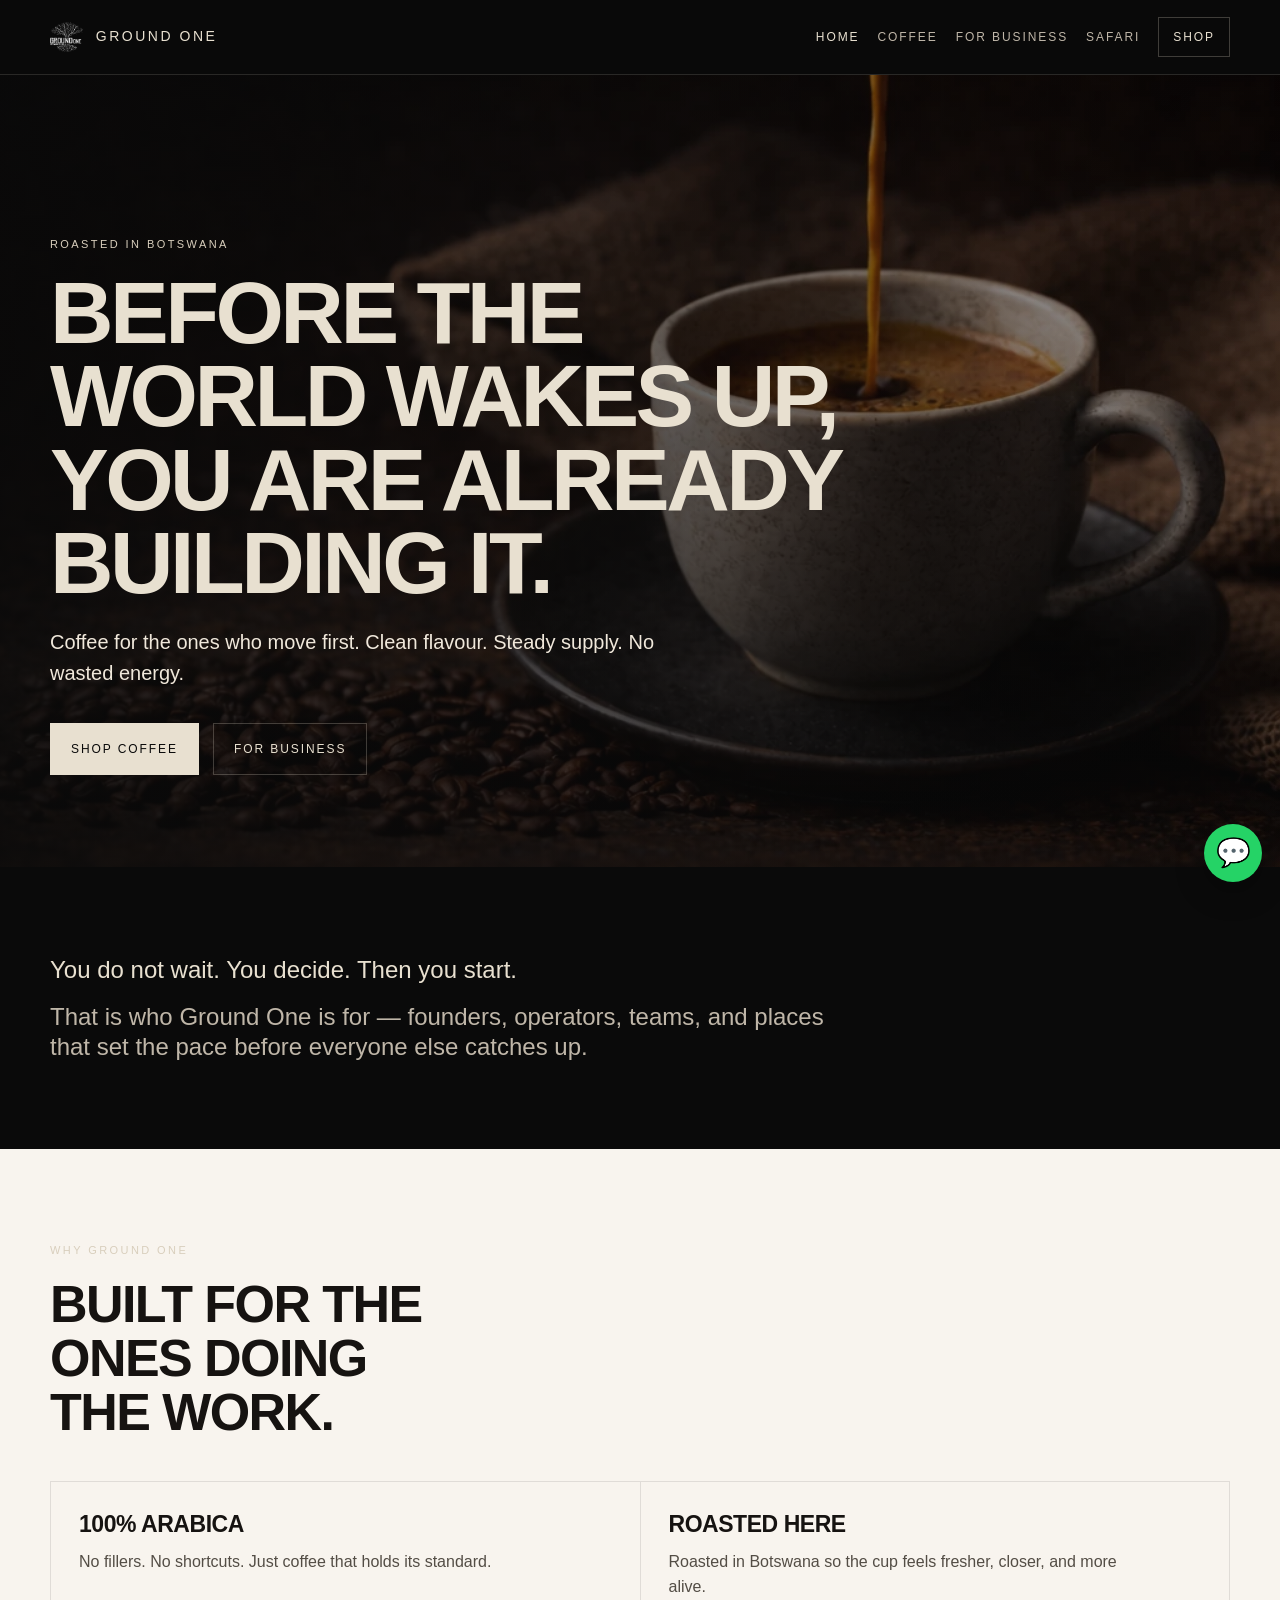
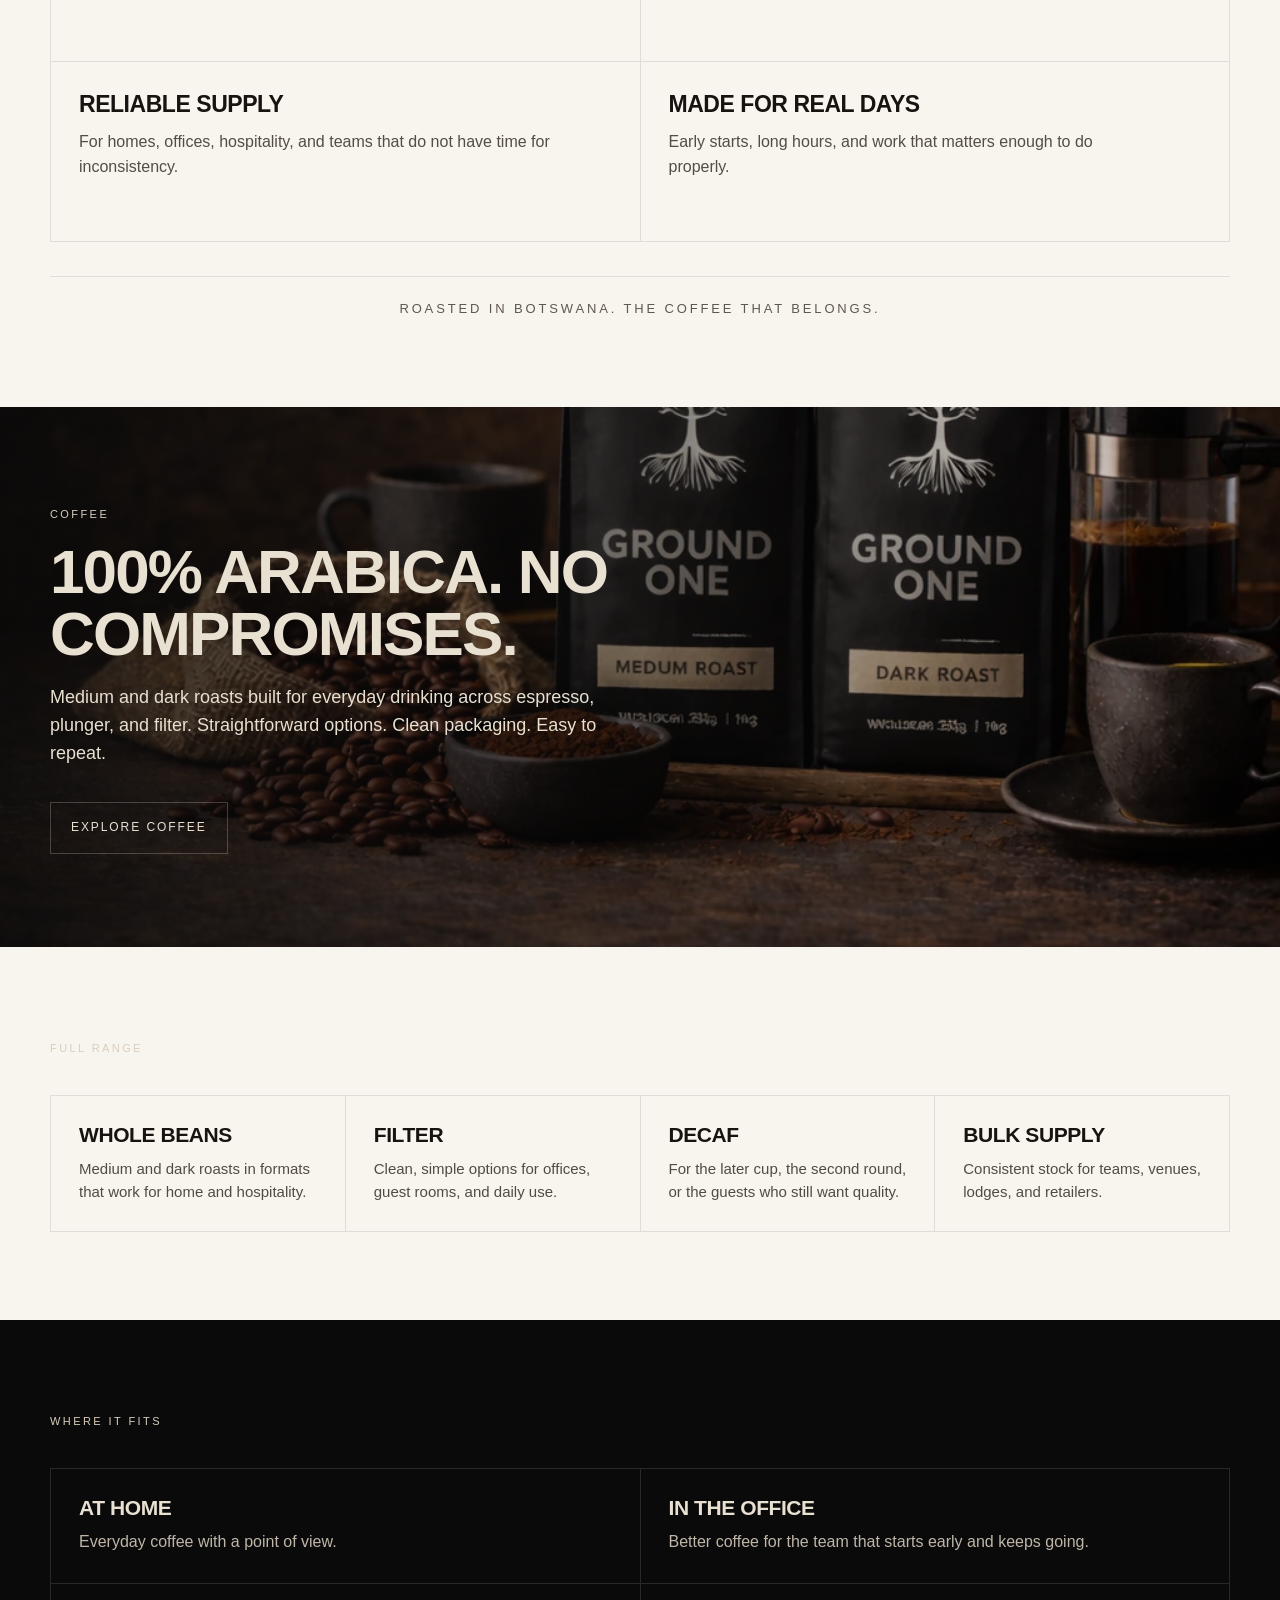
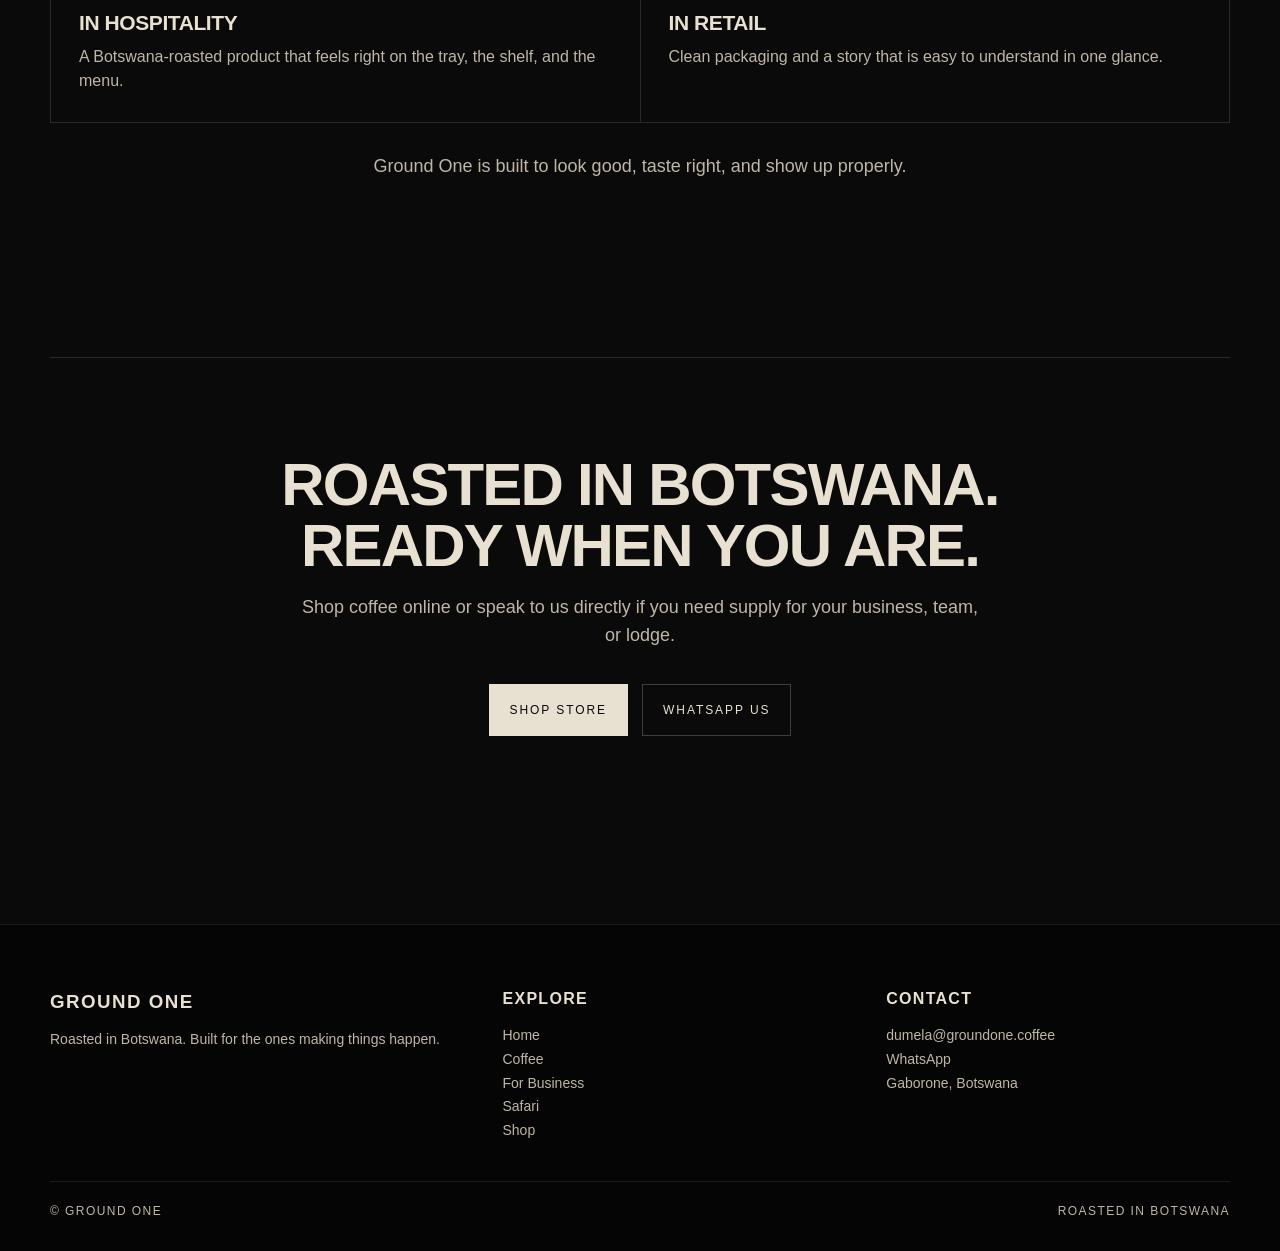
<file: index.html>
<!DOCTYPE html>
<html lang="en">
<head>
  <meta charset="UTF-8" />
  <meta name="viewport" content="width=device-width, initial-scale=1.0" />
  <title>Ground One | Roasted in Botswana</title>
  <meta name="description" content="Ground One. Roasted in Botswana. Built for the ones who move first." />
  <link rel="stylesheet" href="styles.css" />
</head>
<body>
  <header class="site-header">
    <div class="container nav-wrap">
      <a class="brand" href="index.html"><img src="GroundOne_Logo_White_small.png" alt="Ground One logo" /><span>Ground One</span></a>
      <nav class="nav" aria-label="Primary navigation">
        <a class="active" href="index.html">Home</a>
        <a href="coffee.html">Coffee</a>
        <a href="business.html">For Business</a>
        <a href="safari.html">Safari</a>
        <a class="nav-cta" href="https://shop.groundone.coffee" target="_blank" rel="noopener">Shop</a>
      </nav>
    </div>
  </header>

  <section class="hero" style="background-image:linear-gradient(90deg,rgba(10,10,10,.82) 0%,rgba(10,10,10,.52) 45%,rgba(10,10,10,.18) 100%),linear-gradient(180deg,rgba(10,10,10,.15) 0%,rgba(10,10,10,.55) 100%),url('groundone-hero-split.webp')">
    <div class="hero-inner">
      <span class="eyebrow">Roasted in Botswana</span>
      <h1>Before the world wakes up, you are already building it.</h1>
      <p class="hero-copy">Coffee for the ones who move first. Clean flavour. Steady supply. No wasted energy.</p>
      <div class="hero-actions">
        <a class="btn btn-primary" href="https://shop.groundone.coffee/collections/coffee" target="_blank" rel="noopener">Shop Coffee</a>
        <a class="btn btn-secondary" href="business.html">For Business</a>
      </div>
    </div>
  </section>

  <section class="section section-dark">
    <div class="container statement">
      <p>You do not wait. You decide. Then you start.</p>
      <p>That is who Ground One is for — founders, operators, teams, and places that set the pace before everyone else catches up.</p>
    </div>
  </section>

  <section class="section section-light">
    <div class="container">
      <span class="eyebrow">Why Ground One</span>
      <h2 class="lede">Built for the ones doing the work.</h2>
      <div class="grid-2">
        <div class="value"><h3>100% Arabica</h3><p>No fillers. No shortcuts. Just coffee that holds its standard.</p></div>
        <div class="value"><h3>Roasted here</h3><p>Roasted in Botswana so the cup feels fresher, closer, and more alive.</p></div>
        <div class="value"><h3>Reliable supply</h3><p>For homes, offices, hospitality, and teams that do not have time for inconsistency.</p></div>
        <div class="value"><h3>Made for real days</h3><p>Early starts, long hours, and work that matters enough to do properly.</p></div>
      </div>
      <div class="brand-line">Roasted in Botswana. The coffee that belongs.</div>
    </div>
  </section>

  <section class="split-band" style="background-image:linear-gradient(90deg,rgba(10,10,10,.84) 0%,rgba(10,10,10,.54) 44%,rgba(10,10,10,.12) 100%),url('groundone-product-split.webp')">
    <div class="content">
      <span class="eyebrow">Coffee</span>
      <h2>100% Arabica. No compromises.</h2>
      <p>Medium and dark roasts built for everyday drinking across espresso, plunger, and filter. Straightforward options. Clean packaging. Easy to repeat.</p>
      <div class="hero-actions">
        <a class="btn btn-secondary" href="coffee.html">Explore Coffee</a>
      </div>
    </div>
  </section>

  <section class="section section-light">
    <div class="container">
      <span class="eyebrow">Full Range</span>
      <div class="range-grid">
        <div class="range-item"><h4>Whole Beans</h4><p>Medium and dark roasts in formats that work for home and hospitality.</p></div>
        <div class="range-item"><h4>Filter</h4><p>Clean, simple options for offices, guest rooms, and daily use.</p></div>
        <div class="range-item"><h4>Decaf</h4><p>For the later cup, the second round, or the guests who still want quality.</p></div>
        <div class="range-item"><h4>Bulk Supply</h4><p>Consistent stock for teams, venues, lodges, and retailers.</p></div>
      </div>
    </div>
  </section>

  <section class="section section-dark">
    <div class="container">
      <span class="eyebrow">Where It Fits</span>
      <div class="dark-grid">
        <div class="dark-card"><h3>At home</h3><p>Everyday coffee with a point of view.</p></div>
        <div class="dark-card"><h3>In the office</h3><p>Better coffee for the team that starts early and keeps going.</p></div>
        <div class="dark-card"><h3>In hospitality</h3><p>A Botswana-roasted product that feels right on the tray, the shelf, and the menu.</p></div>
        <div class="dark-card"><h3>In retail</h3><p>Clean packaging and a story that is easy to understand in one glance.</p></div>
      </div>
      <div class="trust"><p>Ground One is built to look good, taste right, and show up properly.</p></div>
    </div>
  </section>

  <section class="section section-dark">
    <div class="container cta">
      <h2>Roasted in Botswana. Ready when you are.</h2>
      <p>Shop coffee online or speak to us directly if you need supply for your business, team, or lodge.</p>
      <div class="hero-actions" style="justify-content:center;">
        <a class="btn btn-primary" href="https://shop.groundone.coffee" target="_blank" rel="noopener">Shop Store</a>
        <a class="btn btn-secondary" href="https://wa.me/26776188014" target="_blank" rel="noopener">WhatsApp Us</a>
      </div>
    </div>
  </section>

  <footer class="footer-pro">
    <div class="container">
      <div class="footer-grid">
        <div>
          <h3>Ground One</h3>
          <p>Roasted in Botswana. Built for the ones making things happen.</p>
        </div>
        <div class="footer-nav">
          <h4>Explore</h4>
          <a href="index.html">Home</a>
          <a href="coffee.html">Coffee</a>
          <a href="business.html">For Business</a>
          <a href="safari.html">Safari</a>
          <a href="https://shop.groundone.coffee" target="_blank" rel="noopener">Shop</a>
        </div>
        <div>
          <h4>Contact</h4>
          <p><a href="mailto:dumela@groundone.coffee">dumela@groundone.coffee</a></p>
          <p><a href="https://wa.me/26776188014" target="_blank" rel="noopener">WhatsApp</a></p>
          <p>Gaborone, Botswana</p>
        </div>
      </div>
      <div class="footer-bottom"><div>© Ground One</div><div>Roasted in Botswana</div></div>
    </div>
  </footer>

  <a class="whatsapp-float" href="https://wa.me/26776188014" target="_blank" rel="noopener" aria-label="WhatsApp Ground One">💬</a>
</body>
</html>
</file>
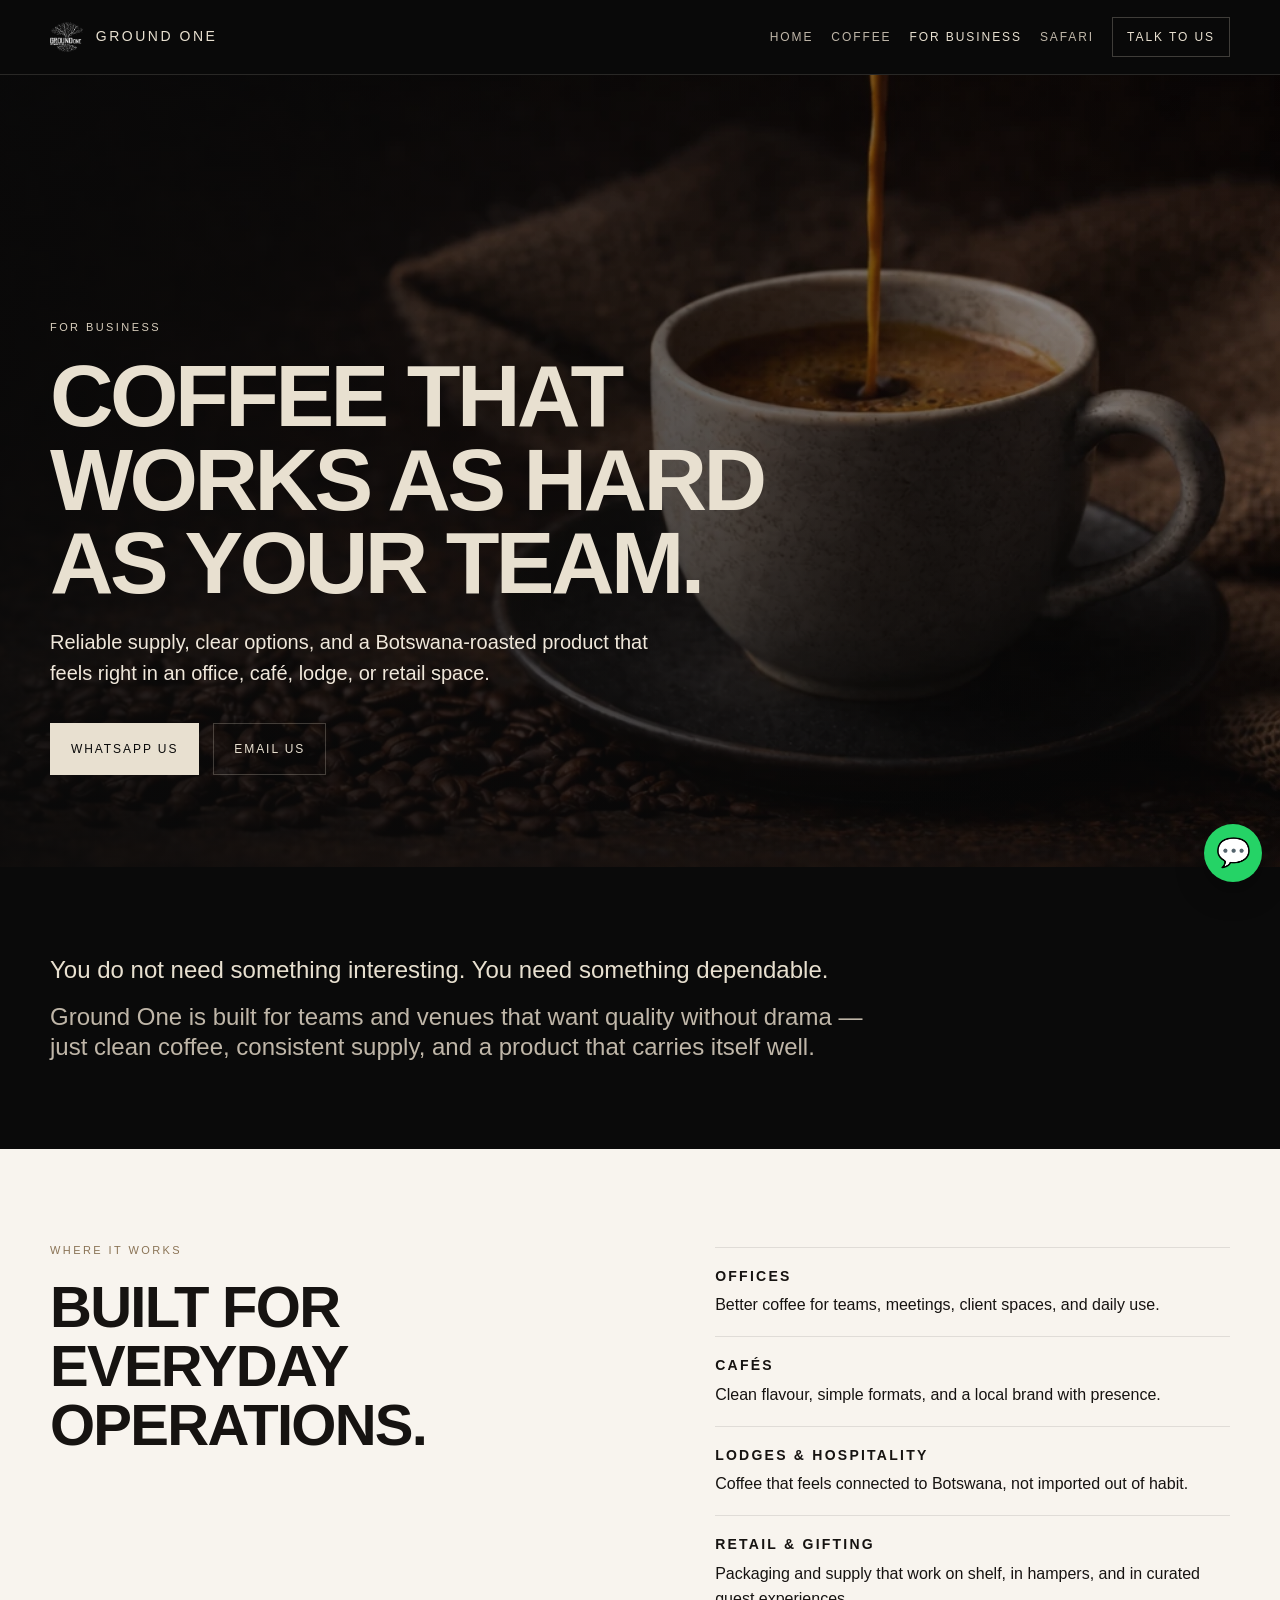
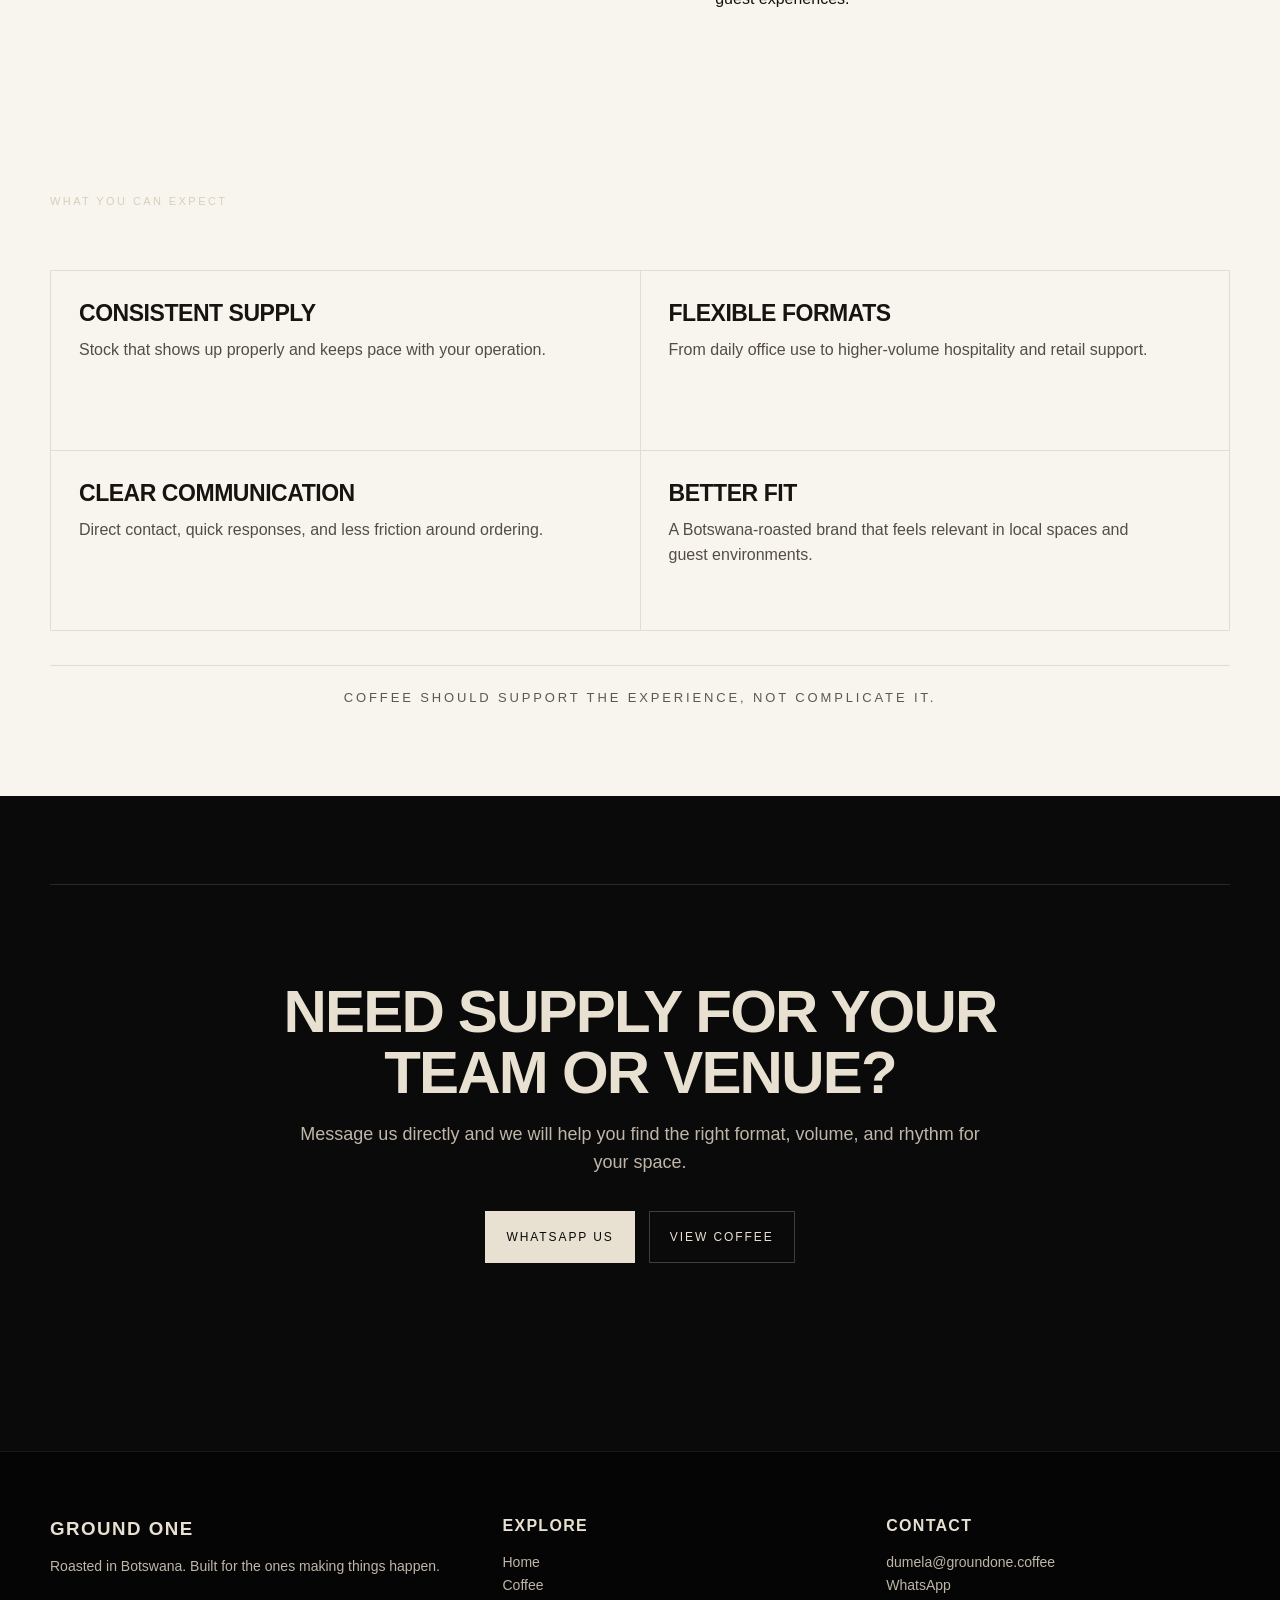
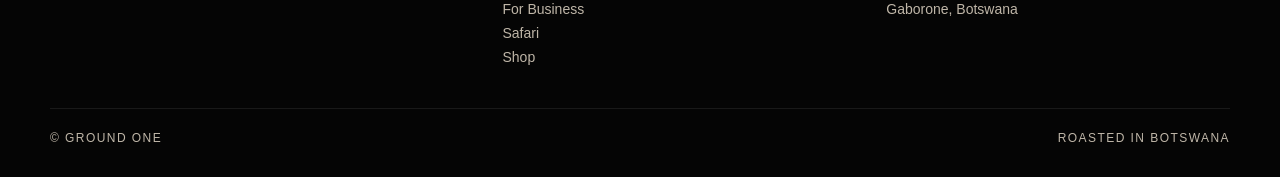
<file: business.html>
<!DOCTYPE html>
<html lang="en">
<head>
  <meta charset="UTF-8" />
  <meta name="viewport" content="width=device-width, initial-scale=1.0" />
  <title>Ground One | For Business</title>
  <meta name="description" content="Ground One for business. Reliable coffee supply for offices, hospitality, retail, and gifting." />
  <link rel="stylesheet" href="styles.css" />
</head>
<body>
  <header class="site-header">
    <div class="container nav-wrap">
      <a class="brand" href="index.html"><img src="GroundOne_Logo_White_small.png" alt="Ground One logo" /><span>Ground One</span></a>
      <nav class="nav" aria-label="Primary navigation">
        <a href="index.html">Home</a>
        <a href="coffee.html">Coffee</a>
        <a class="active" href="business.html">For Business</a>
        <a href="safari.html">Safari</a>
        <a class="nav-cta" href="https://wa.me/26776188014" target="_blank" rel="noopener">Talk to Us</a>
      </nav>
    </div>
  </header>

  <section class="hero" style="background-image:linear-gradient(90deg,rgba(10,10,10,.82) 0%,rgba(10,10,10,.52) 45%,rgba(10,10,10,.18) 100%),linear-gradient(180deg,rgba(10,10,10,.15) 0%,rgba(10,10,10,.55) 100%),url('groundone-hero-split.webp')">
    <div class="hero-inner">
      <span class="eyebrow">For Business</span>
      <h1>Coffee that works as hard as your team.</h1>
      <p class="hero-copy">Reliable supply, clear options, and a Botswana-roasted product that feels right in an office, café, lodge, or retail space.</p>
      <div class="hero-actions">
        <a class="btn btn-primary" href="https://wa.me/26776188014" target="_blank" rel="noopener">WhatsApp Us</a>
        <a class="btn btn-secondary" href="mailto:dumela@groundone.coffee">Email Us</a>
      </div>
    </div>
  </section>

  <section class="section section-dark">
    <div class="container statement">
      <p>You do not need something interesting. You need something dependable.</p>
      <p>Ground One is built for teams and venues that want quality without drama — just clean coffee, consistent supply, and a product that carries itself well.</p>
    </div>
  </section>

  <section class="pro-section">
    <div class="container pro-grid">
      <div>
        <span class="eyebrow" style="color:#8a7355;">Where it works</span>
        <h2>Built for everyday operations.</h2>
      </div>
      <div>
        <div class="list">
          <div class="list-item"><strong>Offices</strong><span>Better coffee for teams, meetings, client spaces, and daily use.</span></div>
          <div class="list-item"><strong>Cafés</strong><span>Clean flavour, simple formats, and a local brand with presence.</span></div>
          <div class="list-item"><strong>Lodges & Hospitality</strong><span>Coffee that feels connected to Botswana, not imported out of habit.</span></div>
          <div class="list-item"><strong>Retail & Gifting</strong><span>Packaging and supply that work on shelf, in hampers, and in curated guest experiences.</span></div>
        </div>
      </div>
    </div>
  </section>

  <section class="section section-light">
    <div class="container">
      <span class="eyebrow">What you can expect</span>
      <div class="grid-2">
        <div class="value"><h3>Consistent supply</h3><p>Stock that shows up properly and keeps pace with your operation.</p></div>
        <div class="value"><h3>Flexible formats</h3><p>From daily office use to higher-volume hospitality and retail support.</p></div>
        <div class="value"><h3>Clear communication</h3><p>Direct contact, quick responses, and less friction around ordering.</p></div>
        <div class="value"><h3>Better fit</h3><p>A Botswana-roasted brand that feels relevant in local spaces and guest environments.</p></div>
      </div>
      <div class="brand-line">Coffee should support the experience, not complicate it.</div>
    </div>
  </section>

  <section class="section section-dark">
    <div class="container cta">
      <h2>Need supply for your team or venue?</h2>
      <p>Message us directly and we will help you find the right format, volume, and rhythm for your space.</p>
      <div class="hero-actions" style="justify-content:center;">
        <a class="btn btn-primary" href="https://wa.me/26776188014" target="_blank" rel="noopener">WhatsApp Us</a>
        <a class="btn btn-secondary" href="coffee.html">View Coffee</a>
      </div>
    </div>
  </section>

  <footer class="footer-pro">
    <div class="container">
      <div class="footer-grid">
        <div><h3>Ground One</h3><p>Roasted in Botswana. Built for the ones making things happen.</p></div>
        <div class="footer-nav"><h4>Explore</h4><a href="index.html">Home</a><a href="coffee.html">Coffee</a><a href="business.html">For Business</a><a href="safari.html">Safari</a><a href="https://shop.groundone.coffee" target="_blank" rel="noopener">Shop</a></div>
        <div><h4>Contact</h4><p><a href="mailto:dumela@groundone.coffee">dumela@groundone.coffee</a></p><p><a href="https://wa.me/26776188014" target="_blank" rel="noopener">WhatsApp</a></p><p>Gaborone, Botswana</p></div>
      </div>
      <div class="footer-bottom"><div>© Ground One</div><div>Roasted in Botswana</div></div>
    </div>
  </footer>

  <a class="whatsapp-float" href="https://wa.me/26776188014" target="_blank" rel="noopener" aria-label="WhatsApp Ground One">💬</a>
</body>
</html>
</file>
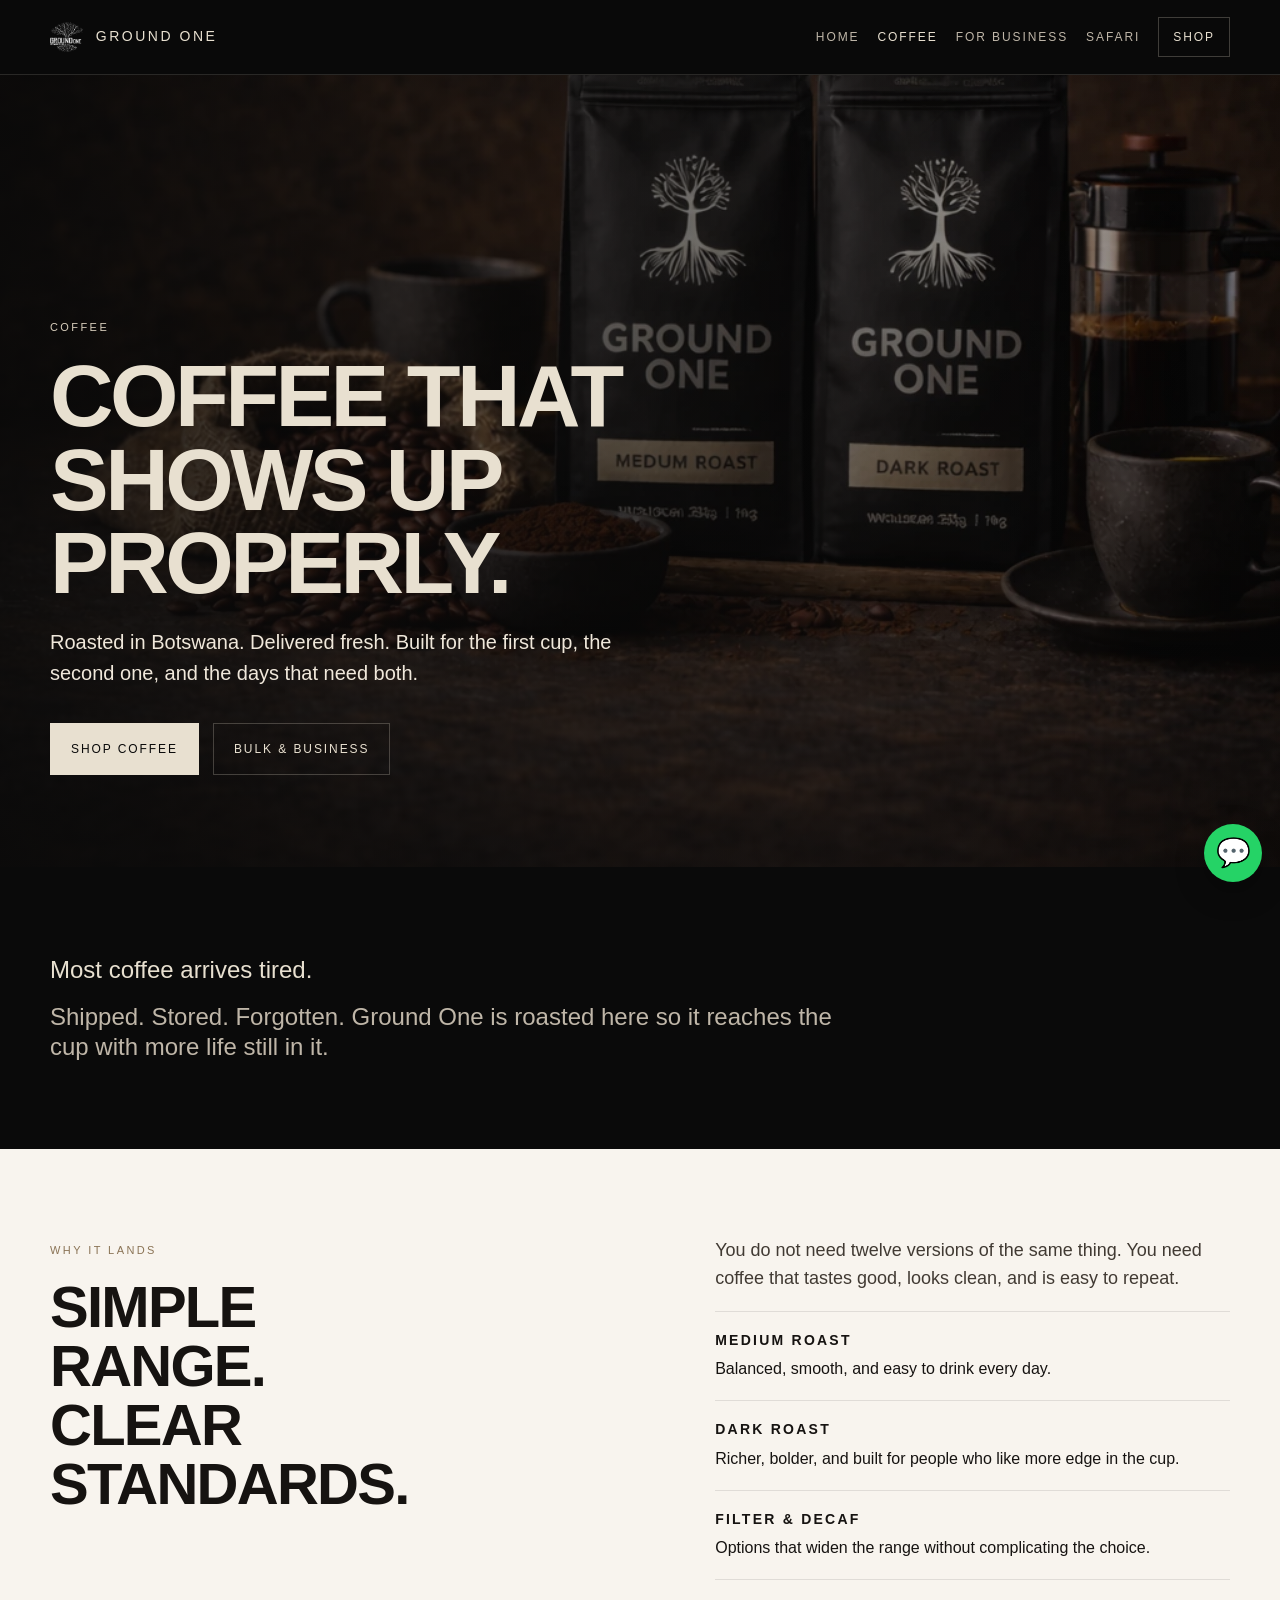
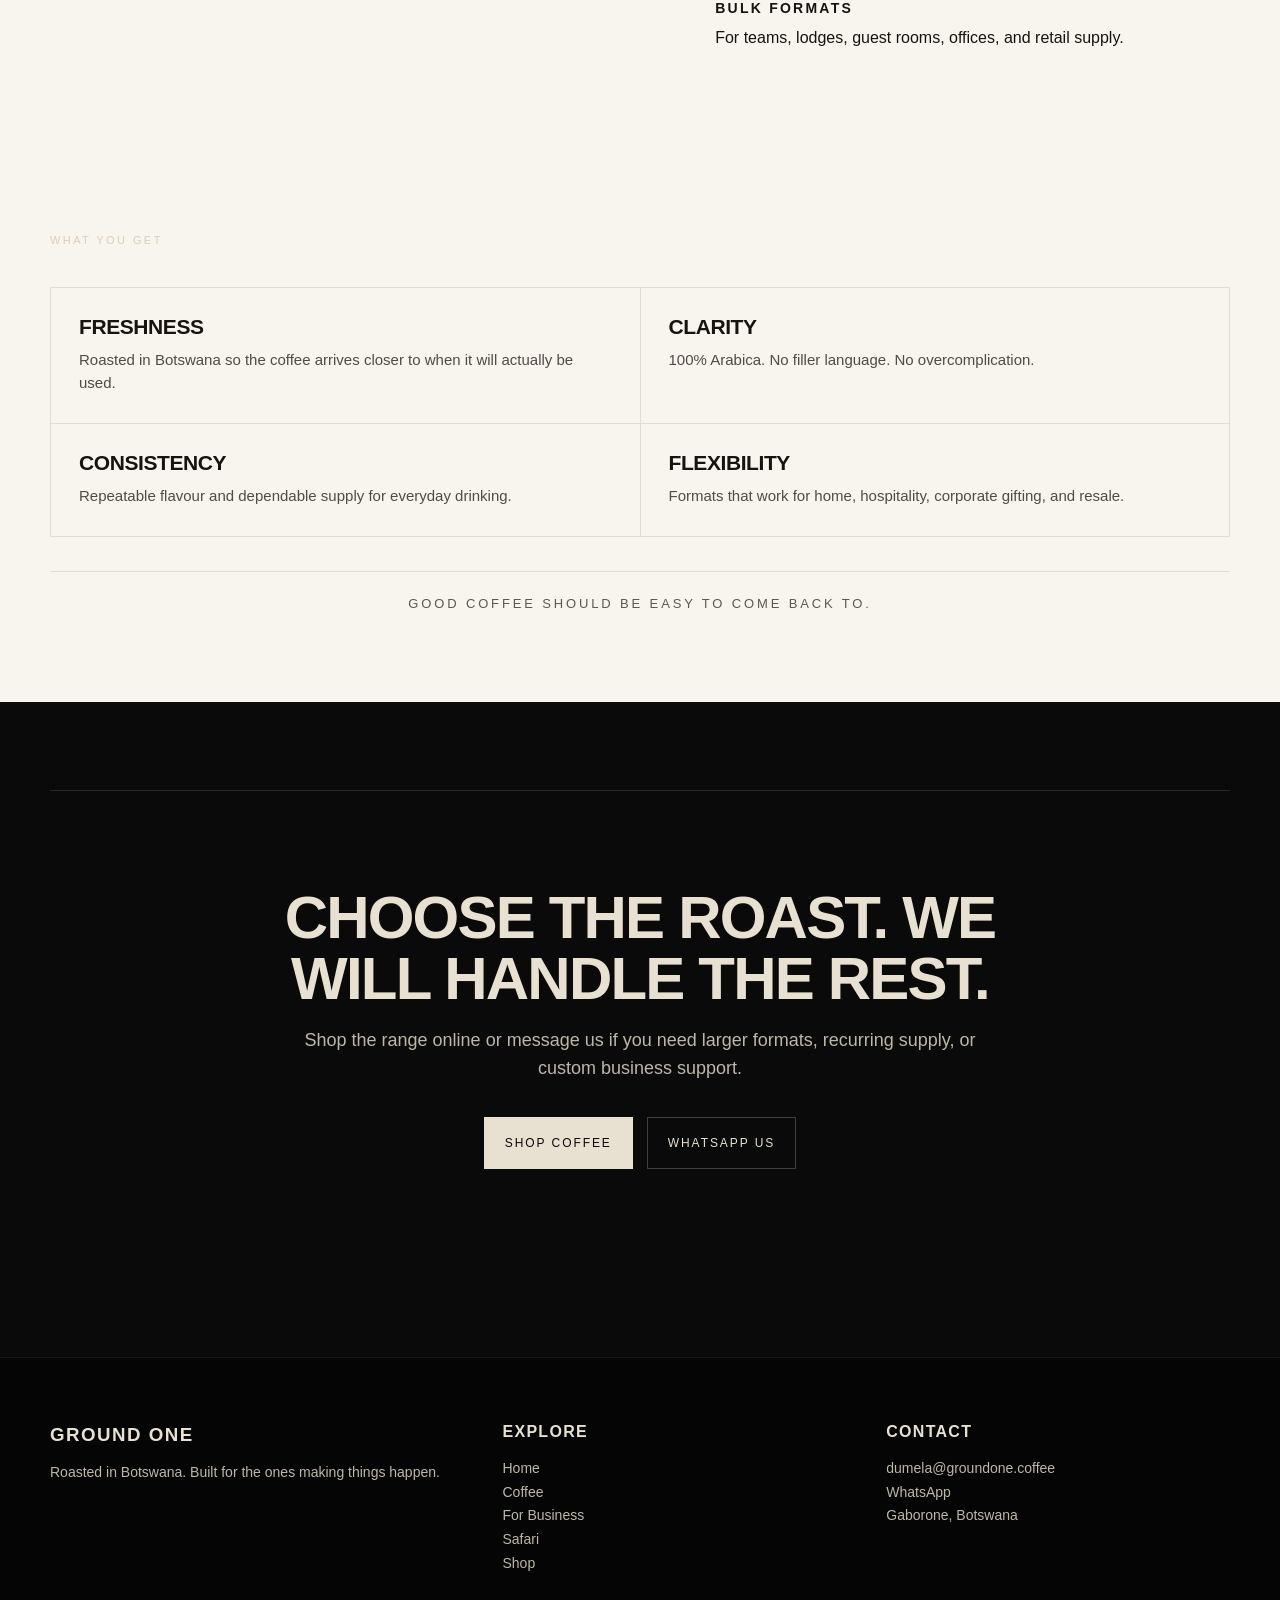
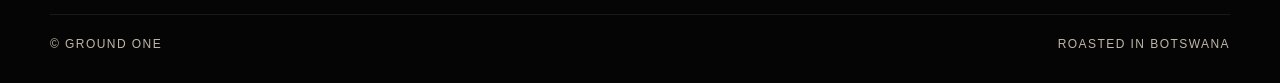
<file: coffee.html>
<!DOCTYPE html>
<html lang="en">
<head>
  <meta charset="UTF-8" />
  <meta name="viewport" content="width=device-width, initial-scale=1.0" />
  <title>Ground One | Coffee</title>
  <meta name="description" content="Ground One coffee. Roasted in Botswana. Delivered fresh." />
  <link rel="stylesheet" href="styles.css" />
</head>
<body>
  <header class="site-header">
    <div class="container nav-wrap">
      <a class="brand" href="index.html"><img src="GroundOne_Logo_White_small.png" alt="Ground One logo" /><span>Ground One</span></a>
      <nav class="nav" aria-label="Primary navigation">
        <a href="index.html">Home</a>
        <a class="active" href="coffee.html">Coffee</a>
        <a href="business.html">For Business</a>
        <a href="safari.html">Safari</a>
        <a class="nav-cta" href="https://shop.groundone.coffee/collections/coffee" target="_blank" rel="noopener">Shop</a>
      </nav>
    </div>
  </header>

  <section class="hero" style="background-image:linear-gradient(90deg,rgba(10,10,10,.82) 0%,rgba(10,10,10,.52) 45%,rgba(10,10,10,.18) 100%),linear-gradient(180deg,rgba(10,10,10,.15) 0%,rgba(10,10,10,.55) 100%),url('groundone-product-split.webp')">
    <div class="hero-inner">
      <span class="eyebrow">Coffee</span>
      <h1>Coffee that shows up properly.</h1>
      <p class="hero-copy">Roasted in Botswana. Delivered fresh. Built for the first cup, the second one, and the days that need both.</p>
      <div class="hero-actions">
        <a class="btn btn-primary" href="https://shop.groundone.coffee/collections/coffee" target="_blank" rel="noopener">Shop Coffee</a>
        <a class="btn btn-secondary" href="business.html">Bulk & Business</a>
      </div>
    </div>
  </section>

  <section class="section section-dark">
    <div class="container statement">
      <p>Most coffee arrives tired.</p>
      <p>Shipped. Stored. Forgotten. Ground One is roasted here so it reaches the cup with more life still in it.</p>
    </div>
  </section>

  <section class="pro-section">
    <div class="container pro-grid">
      <div>
        <span class="eyebrow" style="color:#8a7355;">Why it lands</span>
        <h2>Simple range. Clear standards.</h2>
      </div>
      <div>
        <p>You do not need twelve versions of the same thing. You need coffee that tastes good, looks clean, and is easy to repeat.</p>
        <div class="list">
          <div class="list-item"><strong>Medium Roast</strong><span>Balanced, smooth, and easy to drink every day.</span></div>
          <div class="list-item"><strong>Dark Roast</strong><span>Richer, bolder, and built for people who like more edge in the cup.</span></div>
          <div class="list-item"><strong>Filter & Decaf</strong><span>Options that widen the range without complicating the choice.</span></div>
          <div class="list-item"><strong>Bulk Formats</strong><span>For teams, lodges, guest rooms, offices, and retail supply.</span></div>
        </div>
      </div>
    </div>
  </section>

  <section class="section section-light">
    <div class="container">
      <span class="eyebrow">What you get</span>
      <div class="mini-grid">
        <div class="mini-card"><h3>Freshness</h3><p>Roasted in Botswana so the coffee arrives closer to when it will actually be used.</p></div>
        <div class="mini-card"><h3>Clarity</h3><p>100% Arabica. No filler language. No overcomplication.</p></div>
        <div class="mini-card"><h3>Consistency</h3><p>Repeatable flavour and dependable supply for everyday drinking.</p></div>
        <div class="mini-card"><h3>Flexibility</h3><p>Formats that work for home, hospitality, corporate gifting, and resale.</p></div>
      </div>
      <div class="brand-line">Good coffee should be easy to come back to.</div>
    </div>
  </section>

  <section class="section section-dark">
    <div class="container cta">
      <h2>Choose the roast. We will handle the rest.</h2>
      <p>Shop the range online or message us if you need larger formats, recurring supply, or custom business support.</p>
      <div class="hero-actions" style="justify-content:center;">
        <a class="btn btn-primary" href="https://shop.groundone.coffee/collections/coffee" target="_blank" rel="noopener">Shop Coffee</a>
        <a class="btn btn-secondary" href="https://wa.me/26776188014" target="_blank" rel="noopener">WhatsApp Us</a>
      </div>
    </div>
  </section>

  <footer class="footer-pro">
    <div class="container">
      <div class="footer-grid">
        <div><h3>Ground One</h3><p>Roasted in Botswana. Built for the ones making things happen.</p></div>
        <div class="footer-nav"><h4>Explore</h4><a href="index.html">Home</a><a href="coffee.html">Coffee</a><a href="business.html">For Business</a><a href="safari.html">Safari</a><a href="https://shop.groundone.coffee" target="_blank" rel="noopener">Shop</a></div>
        <div><h4>Contact</h4><p><a href="mailto:dumela@groundone.coffee">dumela@groundone.coffee</a></p><p><a href="https://wa.me/26776188014" target="_blank" rel="noopener">WhatsApp</a></p><p>Gaborone, Botswana</p></div>
      </div>
      <div class="footer-bottom"><div>© Ground One</div><div>Roasted in Botswana</div></div>
    </div>
  </footer>

  <a class="whatsapp-float" href="https://wa.me/26776188014" target="_blank" rel="noopener" aria-label="WhatsApp Ground One">💬</a>
</body>
</html>
</file>
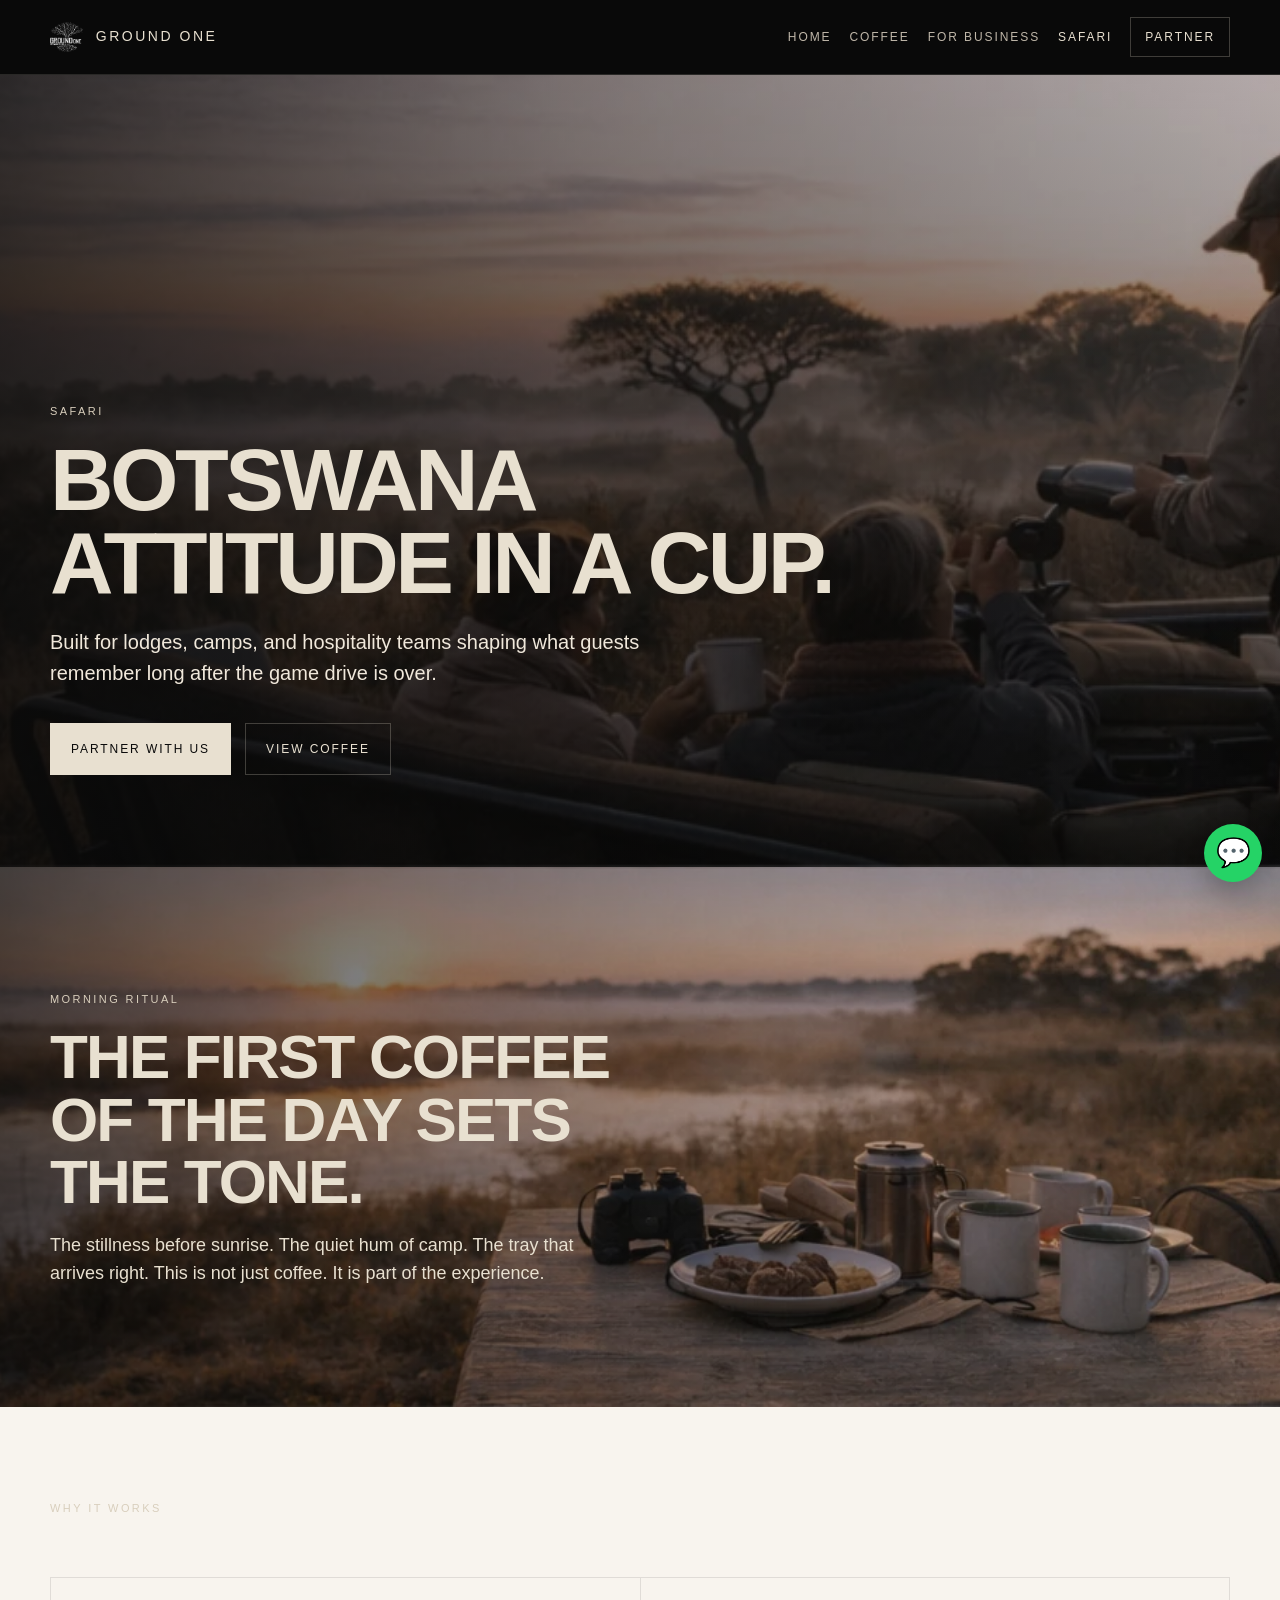
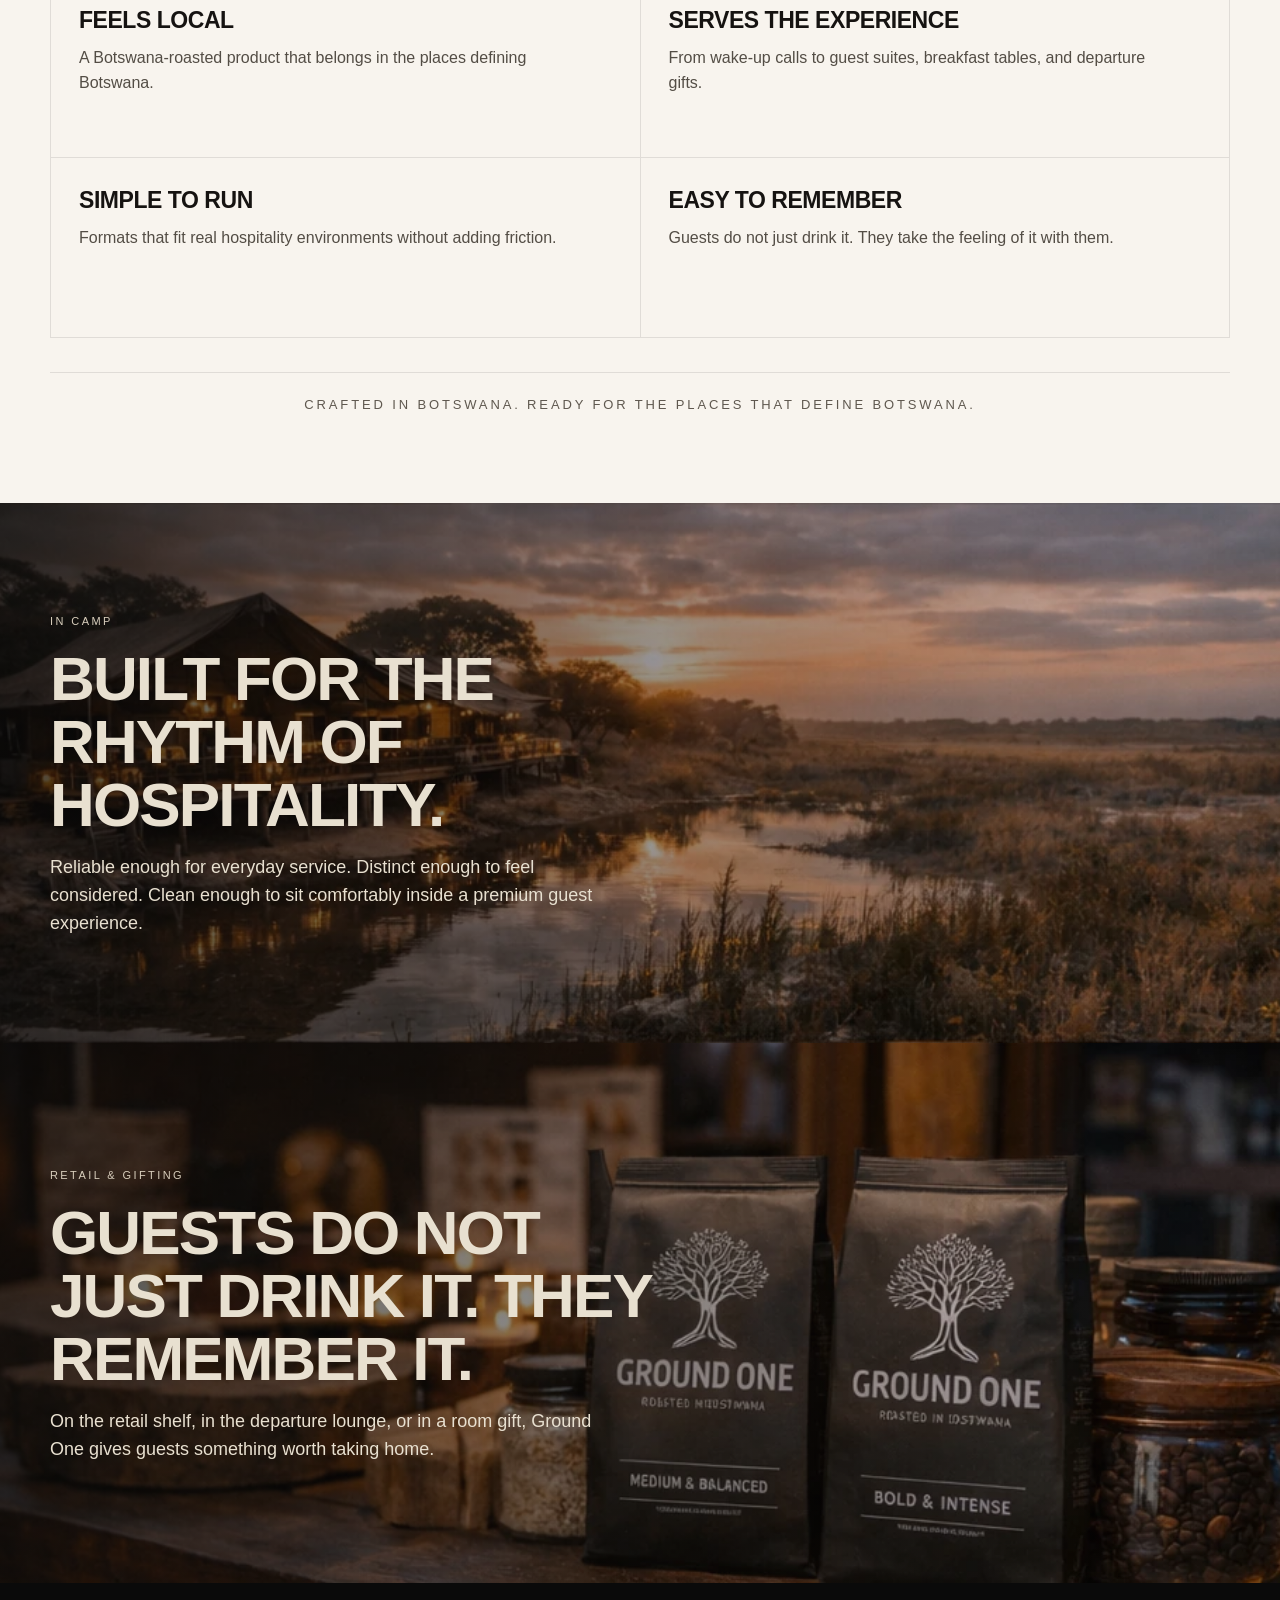
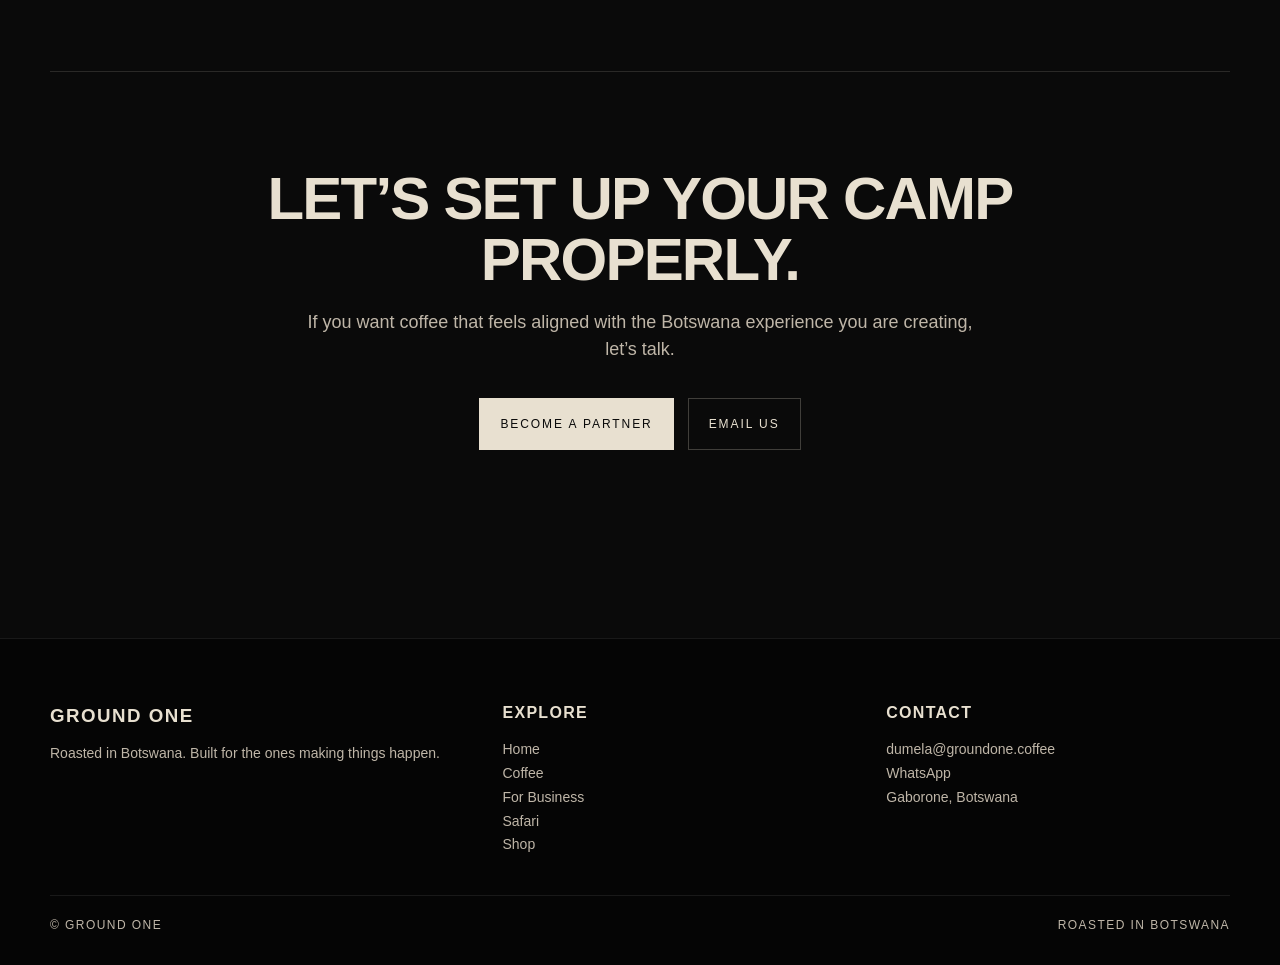
<file: safari.html>
<!DOCTYPE html>
<html lang="en">
<head>
  <meta charset="UTF-8" />
  <meta name="viewport" content="width=device-width, initial-scale=1.0" />
  <title>Ground One | Safari</title>
  <meta name="description" content="Ground One Safari. Coffee for lodges, camps, and hospitality teams shaping what guests remember." />
  <link rel="stylesheet" href="styles.css" />
</head>
<body>
  <header class="site-header">
    <div class="container nav-wrap">
      <a class="brand" href="index.html"><img src="GroundOne_Logo_White_small.png" alt="Ground One logo" /><span>Ground One</span></a>
      <nav class="nav" aria-label="Primary navigation">
        <a href="index.html">Home</a>
        <a href="coffee.html">Coffee</a>
        <a href="business.html">For Business</a>
        <a class="active" href="safari.html">Safari</a>
        <a class="nav-cta" href="https://wa.me/26776188014" target="_blank" rel="noopener">Partner</a>
      </nav>
    </div>
  </header>

  <section class="hero" style="background-image:linear-gradient(90deg,rgba(10,10,10,.78) 0%,rgba(10,10,10,.46) 45%,rgba(10,10,10,.2) 100%),linear-gradient(180deg,rgba(10,10,10,.12) 0%,rgba(10,10,10,.56) 100%),url('safari-hero-clean.webp')">
    <div class="hero-inner">
      <span class="eyebrow">Safari</span>
      <h1>Botswana attitude in a cup.</h1>
      <p class="hero-copy">Built for lodges, camps, and hospitality teams shaping what guests remember long after the game drive is over.</p>
      <div class="hero-actions">
        <a class="btn btn-primary" href="https://wa.me/26776188014" target="_blank" rel="noopener">Partner With Us</a>
        <a class="btn btn-secondary" href="coffee.html">View Coffee</a>
      </div>
    </div>
  </section>

  <section class="split-band" style="background-image:linear-gradient(90deg,rgba(10,10,10,.68) 0%,rgba(10,10,10,.42) 48%,rgba(10,10,10,.16) 100%),url('safari-breakfast-clean.webp')">
    <div class="content">
      <span class="eyebrow">Morning Ritual</span>
      <h2>The first coffee of the day sets the tone.</h2>
      <p>The stillness before sunrise. The quiet hum of camp. The tray that arrives right. This is not just coffee. It is part of the experience.</p>
    </div>
  </section>

  <section class="section section-light">
    <div class="container">
      <span class="eyebrow">Why it works</span>
      <div class="grid-2">
        <div class="value"><h3>Feels local</h3><p>A Botswana-roasted product that belongs in the places defining Botswana.</p></div>
        <div class="value"><h3>Serves the experience</h3><p>From wake-up calls to guest suites, breakfast tables, and departure gifts.</p></div>
        <div class="value"><h3>Simple to run</h3><p>Formats that fit real hospitality environments without adding friction.</p></div>
        <div class="value"><h3>Easy to remember</h3><p>Guests do not just drink it. They take the feeling of it with them.</p></div>
      </div>
      <div class="brand-line">Crafted in Botswana. Ready for the places that define Botswana.</div>
    </div>
  </section>

  <section class="split-band" style="background-image:linear-gradient(90deg,rgba(10,10,10,.72) 0%,rgba(10,10,10,.44) 48%,rgba(10,10,10,.18) 100%),url('safari-camp-clean.webp')">
    <div class="content">
      <span class="eyebrow">In Camp</span>
      <h2>Built for the rhythm of hospitality.</h2>
      <p>Reliable enough for everyday service. Distinct enough to feel considered. Clean enough to sit comfortably inside a premium guest experience.</p>
    </div>
  </section>

  <section class="split-band" style="background-image:linear-gradient(90deg,rgba(10,10,10,.72) 0%,rgba(10,10,10,.44) 48%,rgba(10,10,10,.18) 100%),url('safari-retail-clean.webp')">
    <div class="content">
      <span class="eyebrow">Retail & Gifting</span>
      <h2>Guests do not just drink it. They remember it.</h2>
      <p>On the retail shelf, in the departure lounge, or in a room gift, Ground One gives guests something worth taking home.</p>
    </div>
  </section>

  <section class="section section-dark">
    <div class="container cta">
      <h2>Let’s set up your camp properly.</h2>
      <p>If you want coffee that feels aligned with the Botswana experience you are creating, let’s talk.</p>
      <div class="hero-actions" style="justify-content:center;">
        <a class="btn btn-primary" href="https://wa.me/26776188014" target="_blank" rel="noopener">Become a Partner</a>
        <a class="btn btn-secondary" href="mailto:dumela@groundone.coffee">Email Us</a>
      </div>
    </div>
  </section>

  <footer class="footer-pro">
    <div class="container">
      <div class="footer-grid">
        <div><h3>Ground One</h3><p>Roasted in Botswana. Built for the ones making things happen.</p></div>
        <div class="footer-nav"><h4>Explore</h4><a href="index.html">Home</a><a href="coffee.html">Coffee</a><a href="business.html">For Business</a><a href="safari.html">Safari</a><a href="https://shop.groundone.coffee" target="_blank" rel="noopener">Shop</a></div>
        <div><h4>Contact</h4><p><a href="mailto:dumela@groundone.coffee">dumela@groundone.coffee</a></p><p><a href="https://wa.me/26776188014" target="_blank" rel="noopener">WhatsApp</a></p><p>Gaborone, Botswana</p></div>
      </div>
      <div class="footer-bottom"><div>© Ground One</div><div>Roasted in Botswana</div></div>
    </div>
  </footer>

  <a class="whatsapp-float" href="https://wa.me/26776188014" target="_blank" rel="noopener" aria-label="WhatsApp Ground One">💬</a>
</body>
</html>
</file>
<file: styles.css>
:root{
  --black:#0a0a0a;
  --charcoal:#121110;
  --bone:#e8e0d0;
  --cream:#f8f4ee;
  --sand:#d8cebc;
  --earth:#8a7355;
  --muted:#bfb6a8;
  --ink:#161311;
  --line:rgba(232,224,208,.14);
  --line-dark:rgba(10,10,10,.1);
  --green:#25d366;
  --max:1180px;
}
*{box-sizing:border-box}
html{scroll-behavior:smooth}
body{margin:0;font-family:Arial,Helvetica,sans-serif;background:var(--black);color:var(--bone);line-height:1.55;-webkit-font-smoothing:antialiased;text-rendering:optimizeLegibility}
a{color:inherit;text-decoration:none}
img{display:block;max-width:100%}
.container{width:min(var(--max),calc(100% - 40px));margin:0 auto}
.site-header{position:sticky;top:0;z-index:1000;background:rgba(10,10,10,.92);backdrop-filter:blur(10px);border-bottom:1px solid var(--line)}
.nav-wrap{min-height:74px;display:flex;align-items:center;justify-content:space-between;gap:18px;flex-wrap:wrap;padding:12px 0}
.brand{display:flex;align-items:center;gap:12px}
.brand img{height:30px}
.brand span{font-size:14px;letter-spacing:.18em;text-transform:uppercase;color:var(--bone)}
.nav{display:flex;gap:18px;align-items:center;flex-wrap:wrap;justify-content:flex-end}
.nav a{font-size:12px;letter-spacing:.16em;text-transform:uppercase;color:var(--muted)}
.nav a:hover,.nav a.active{color:var(--bone)}
.nav .nav-cta{border:1px solid rgba(232,224,208,.24);padding:10px 14px;color:var(--bone)}
h1,h2,h3,h4,p{margin:0}
.eyebrow{display:inline-block;font-size:11px;letter-spacing:.22em;text-transform:uppercase;color:var(--sand);margin-bottom:18px}
.btn{display:inline-flex;align-items:center;justify-content:center;min-height:52px;padding:0 20px;border:1px solid rgba(232,224,208,.24);font-size:12px;letter-spacing:.16em;text-transform:uppercase;transition:.2s ease}
.btn:hover{transform:translateY(-1px)}
.btn-primary{background:var(--bone);color:var(--black);border-color:var(--bone)}
.btn-secondary{background:transparent;color:var(--bone)}
.btn-dark{background:var(--ink);color:var(--bone);border-color:var(--ink)}
.hero-actions{display:flex;flex-wrap:wrap;gap:14px;margin-top:34px}
.section{padding:88px 0}
.section-dark{background:var(--black);color:var(--bone)}
.section-light{background:var(--cream);color:var(--ink)}
.statement p{font-size:24px;line-height:1.22;max-width:820px}
.statement p + p{margin-top:18px;color:var(--muted)}
.grid-2{display:grid;grid-template-columns:repeat(2,minmax(0,1fr));gap:0;margin-top:42px;border-top:1px solid var(--line-dark);border-left:1px solid var(--line-dark)}
.value,.card{padding:30px 28px;border-right:1px solid var(--line-dark);border-bottom:1px solid var(--line-dark);min-height:180px}
.value h3,.card h3{font-size:23px;line-height:1.12;letter-spacing:-.02em;margin-bottom:12px;text-transform:uppercase}
.value p,.card p{font-size:16px;color:#534d45;max-width:480px}
.lede{font-size:clamp(28px,4.2vw,52px);line-height:1.04;letter-spacing:-.03em;text-transform:uppercase;max-width:14ch}
.brand-line{margin-top:34px;padding-top:22px;border-top:1px solid var(--line-dark);text-align:center;font-size:13px;letter-spacing:.22em;text-transform:uppercase;color:#5f584f}
.split-band{min-height:540px;display:flex;align-items:center;background-position:center;background-size:cover;background-repeat:no-repeat}
.split-band .content{width:min(var(--max),calc(100% - 40px));margin:0 auto;padding:84px 0}
.split-band h2{max-width:620px;font-size:clamp(36px,5vw,62px);line-height:1.01;letter-spacing:-.03em;text-transform:uppercase}
.split-band p{max-width:560px;margin-top:18px;font-size:18px}
.range-grid,.dark-grid,.mini-grid{display:grid;gap:0;margin-top:20px;border-top:1px solid var(--line-dark);border-left:1px solid var(--line-dark)}
.range-grid{grid-template-columns:repeat(4,minmax(0,1fr))}
.dark-grid,.mini-grid{grid-template-columns:repeat(2,minmax(0,1fr))}
.range-item,.dark-card,.mini-card{padding:28px;border-right:1px solid var(--line-dark);border-bottom:1px solid var(--line-dark)}
.range-item h4,.dark-card h3,.mini-card h3{font-size:21px;line-height:1.08;letter-spacing:-.02em;margin-bottom:10px;text-transform:uppercase}
.range-item p,.mini-card p{font-size:15px;color:#524b44}
.section-dark .dark-grid,.section-dark .mini-grid{border-top:1px solid var(--line);border-left:1px solid var(--line)}
.section-dark .dark-card,.section-dark .mini-card{border-right:1px solid var(--line);border-bottom:1px solid var(--line)}
.section-dark .dark-card p,.section-dark .mini-card p{color:var(--muted)}
.trust{text-align:center;padding-top:30px}
.trust p{font-size:18px;color:var(--muted);max-width:780px;margin:0 auto}
.cta{text-align:center;padding:96px 0 100px;border-top:1px solid var(--line)}
.cta h2{font-size:clamp(34px,5vw,60px);line-height:1.02;letter-spacing:-.03em;text-transform:uppercase;max-width:860px;margin:0 auto 18px}
.cta p{max-width:680px;margin:0 auto 30px;color:var(--muted);font-size:18px}
.hero{min-height:88vh;display:flex;align-items:end;background-position:center;background-size:cover;background-repeat:no-repeat}
.hero-inner{width:min(var(--max),calc(100% - 40px));margin:0 auto;padding:124px 0 92px}
.hero h1{max-width:840px;font-size:clamp(42px,7vw,88px);line-height:.95;letter-spacing:-.04em;text-transform:uppercase}
.hero .hero-copy{max-width:620px;margin-top:22px;font-size:20px;color:#f0e8db}
.pro-section{padding:88px 0;background:var(--cream);color:var(--ink)}
.pro-grid{display:grid;grid-template-columns:1.1fr .9fr;gap:36px;align-items:start}
.pro-grid h2{font-size:clamp(34px,5vw,58px);line-height:1.02;letter-spacing:-.03em;text-transform:uppercase;max-width:12ch}
.pro-grid p{font-size:18px;color:#413a33;margin-bottom:18px;max-width:58ch}
.list{display:grid;gap:18px;margin-top:10px}
.list-item{padding-top:18px;border-top:1px solid var(--line-dark)}
.list-item strong{display:block;font-size:14px;letter-spacing:.16em;text-transform:uppercase;margin-bottom:6px}
.footer-pro{background:#050505;color:var(--muted);padding:62px 0 30px;border-top:1px solid rgba(255,255,255,.08)}
.footer-grid{display:grid;grid-template-columns:1.2fr 1fr 1fr;gap:40px}
.footer-pro h3,.footer-pro h4{color:var(--bone);margin:0 0 12px;text-transform:uppercase;letter-spacing:.08em}
.footer-pro p,.footer-pro a{font-size:14px;line-height:1.7;color:var(--muted)}
.footer-nav a{display:block}
.footer-bottom{display:flex;justify-content:space-between;flex-wrap:wrap;gap:12px;padding-top:20px;margin-top:38px;border-top:1px solid rgba(255,255,255,.08);font-size:12px;letter-spacing:.12em;text-transform:uppercase}
.whatsapp-float{position:fixed;right:18px;bottom:18px;width:58px;height:58px;border-radius:50%;background:var(--green);color:#fff;display:flex;align-items:center;justify-content:center;font-size:28px;box-shadow:0 10px 30px rgba(0,0,0,.28);z-index:1200}
@media (max-width:980px){.nav{overflow:auto;white-space:nowrap;width:100%;padding-bottom:2px}.nav-wrap{align-items:flex-start}.range-grid{grid-template-columns:repeat(2,minmax(0,1fr))}.pro-grid{grid-template-columns:1fr}.footer-grid{grid-template-columns:1fr 1fr}}
@media (max-width:760px){.hero{min-height:82vh}.hero-inner{padding:112px 0 74px}.hero .hero-copy,.pro-grid p{font-size:17px}.section,.pro-section{padding:70px 0}.grid-2,.dark-grid,.mini-grid,.range-grid,.footer-grid{grid-template-columns:1fr}.value,.card{min-height:auto}.btn{width:100%}.hero-actions{flex-direction:column;align-items:stretch}.statement p{font-size:20px}.brand span{font-size:12px}.nav a{font-size:11px}.split-band .content{padding:72px 0}.footer-bottom{flex-direction:column;align-items:flex-start}}
</file>
